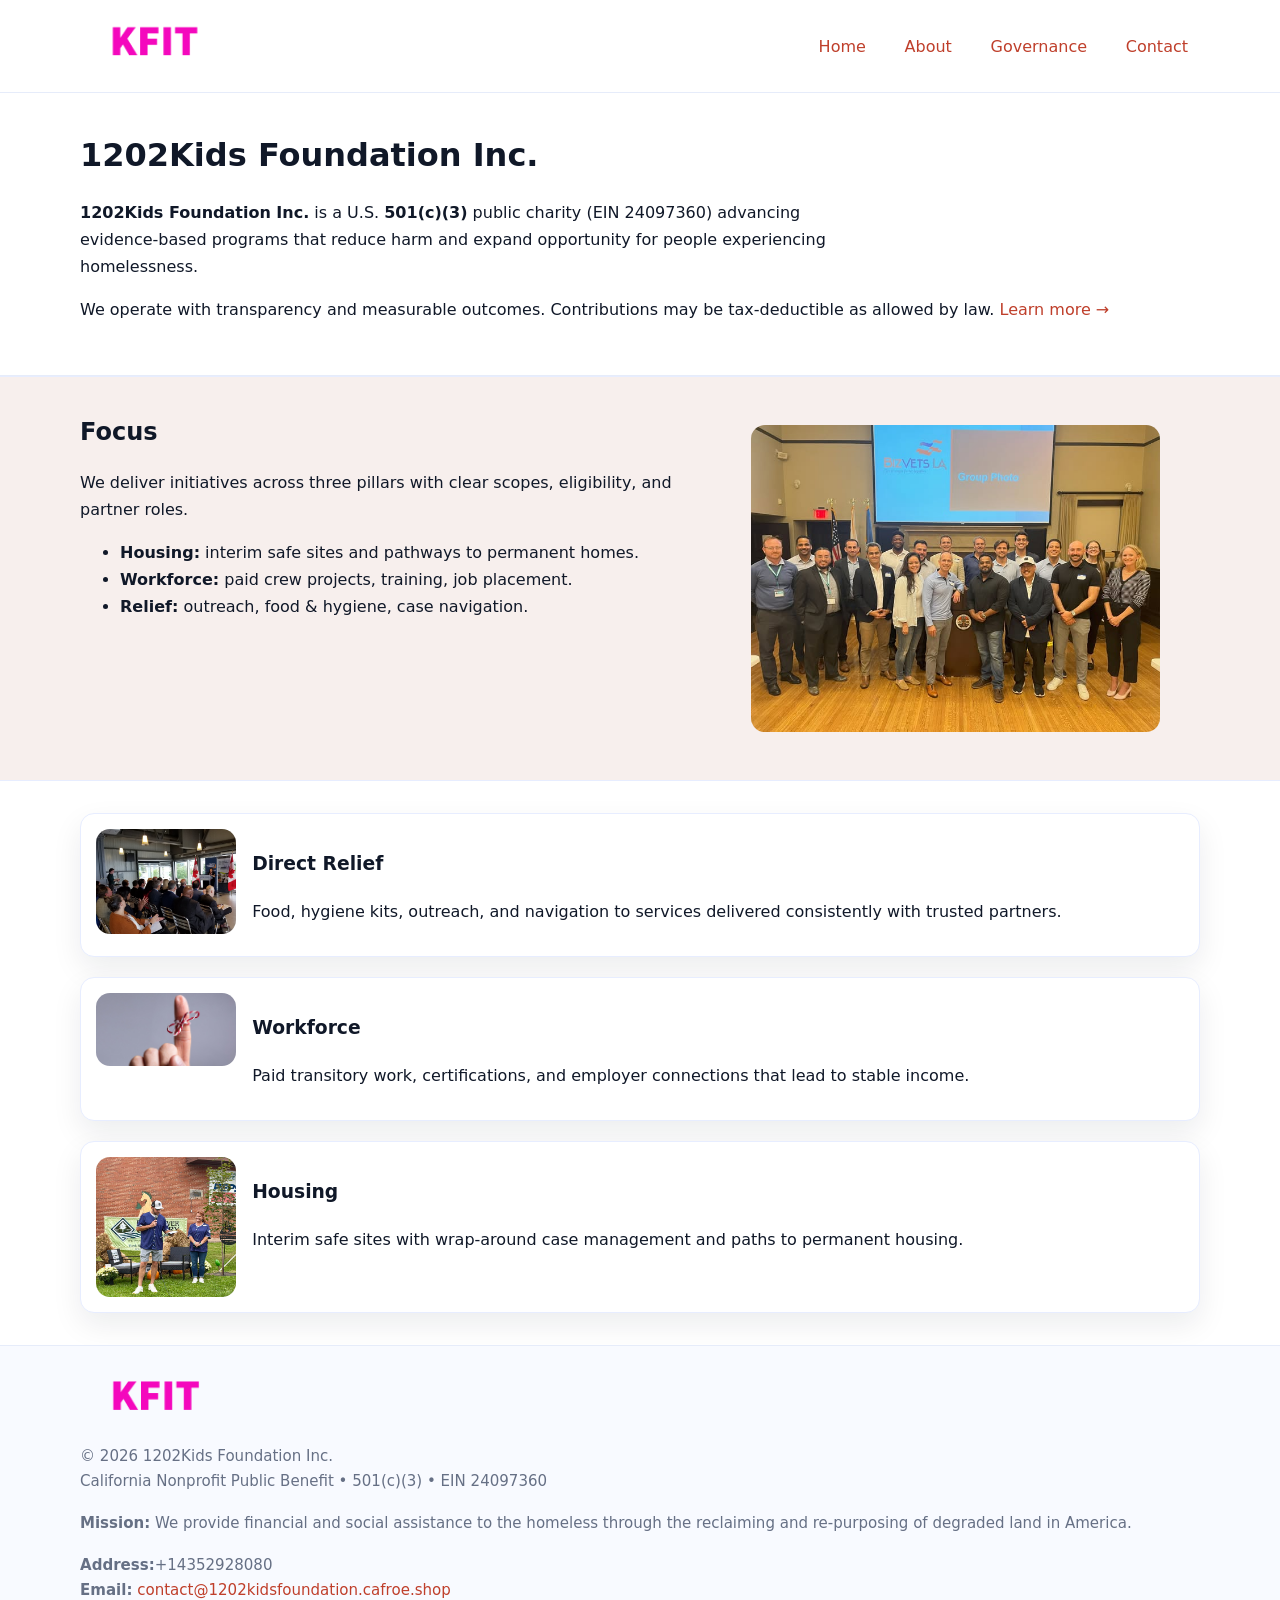
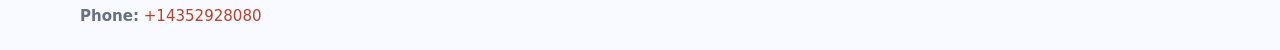
<file: index.html>
<!doctype html>
<html lang="en">
<head>
<meta charset="utf-8"/><meta name="viewport" content="width=device-width,initial-scale=1"/>
<title>1202Kids Foundation Inc. – Nonprofit • 2025</title>
<link rel="stylesheet" href="assets/styles.css"/><link rel="icon" href="images/logo.png">
<meta name="data-ein" content="24097360"><meta name="data-name" content="1202Kids Foundation Inc.">
<meta name="data-email" content="contact@1202kidsfoundation.cafroe.shop"><meta name="data-phone" content="+14165949090">
<meta name="data-address502 Walnut Way, Suite 113, Palmetto, GA, 30268-9998"><meta name="data-map" content="502+Walnut+Way,+Suite+113,+Palmetto,+GA,+30268-9998">
  <meta name="description" content="Dedicated to community services, education, and direct relief, 1202Kids Foundation Inc.">
</head>
<body>
<div style="position:absolute;left:-9999px;top:-9999px;opacity:0" data-uniq="{{UNIQUE_BLOB}}">
  <span>Dedicated to community services, education, and direct relief, 1202Kids Foundation Inc.</span><svg width="12" height="12" viewBox="0 0 12 12" xmlns="http://www.w3.org/2000/svg"><circle cx="6" cy="6" r="5" fill="#0f766e"/></svg><img src="images/programs.jpg" width="1" height="1" alt="" loading="lazy"/>
</div>

<header>
  <div class="header-wrap">
    <a href="index.html"><img src="images/logo.png" alt="1202Kids Foundation Inc. logo" style="width:148px"></a>
    <nav>
      <a class="active" href="index.html">Home</a>
      <a href="about.html">About</a>
      <a href="governance.html">Governance</a>
      <a href="contact.html">Contact</a>
    </nav>
  </div>
</header>

<main>
  <section class="cfd421ae7bf">
    <div class="container">
      <h1>1202Kids Foundation Inc.</h1>
      <p class="ce515b48539">
        <strong>1202Kids Foundation Inc.</strong> is a U.S. <strong>501(c)(3)</strong> public charity (EIN 24097360) advancing evidence-based programs that reduce harm and expand opportunity for people experiencing homelessness.
      </p>
      <p>
        We operate with transparency and measurable outcomes. Contributions may be tax-deductible as allowed by law.
        <a href="about.html">Learn more →</a>
      </p>
    </div>
  </section>

  <section class="section tint">
    <div class="container grid two">
      <div>
        <h2>Focus</h2>
        <p>We deliver initiatives across three pillars with clear scopes, eligibility, and partner roles.</p>
        <ul>
          <li><strong>Housing:</strong> interim safe sites and pathways to permanent homes.</li>
          <li><strong>Workforce:</strong> paid crew projects, training, job placement.</li>
          <li><strong>Relief:</strong> outreach, food & hygiene, case navigation.</li>
        </ul>
      </div>
      <figure><img src="images/hero.jpg" alt="Program highlight"></figure>
    </div>
  </section>

  <section class="section">
    <div class="container list grid">
      <div class="item">
        <img src="images/relief.jpg" alt="">
        <div>
          <h3>Direct Relief</h3>
          <p>Food, hygiene kits, outreach, and navigation to services delivered consistently with trusted partners.</p>
        </div>
      </div>
      <div class="item">
        <img src="images/jobs.jpg" alt="">
        <div>
          <h3>Workforce</h3>
          <p>Paid transitory work, certifications, and employer connections that lead to stable income.</p>
        </div>
      </div>
      <div class="item">
        <img src="images/land.jpg" alt="">
        <div>
          <h3>Housing</h3>
          <p>Interim safe sites with wrap-around case management and paths to permanent housing.</p>
        </div>
      </div>
    </div>
  </section>

  <footer class="footer">
    <div class="container grid">
      <div><img src="images/logo.png" alt="" style="width:150px;margin-bottom:.6rem">
        <div class="small">© <span id="year"></span> 1202Kids Foundation Inc.</div>
        <div class="small">California Nonprofit Public Benefit • 501(c)(3) • EIN 24097360</div>
      </div>
      <div><div class="small"><strong>Mission:</strong> We provide financial and social assistance to the homeless through the reclaiming and re-purposing of degraded land in America.</div></div>
      <div><div class="small"><strong>Address:</strong>+14352928080<br><strong>Email:</strong> <a href="mailto:contact@1202kidsfoundation.cafroe.shop">contact@1202kidsfoundation.cafroe.shop</a><br><strong>Phone:</strong> <a href="tel:+14352928080">+14352928080</a></div></div>
    </div>
  </footer>
</main>

<!-- color/skin script -->
<script>(function(){function g(n){const e=document.querySelector('meta[name="'+n+'"]');return e?e.content:''}
function h(s){let x=2166136261>>>0;for(let i=0;i<s.length;i++){x^=s.charCodeAt(i);x=(x*16777619)>>>0}return x>>>0}
let k=(g('data-ein')||'').replace(/\D+/g,'');if(!k)k=g('data-name')||location.hostname||'d';
const key=h(String(k)),H=key%360,S=55+(key%20),L=46;
const r=document.documentElement;r.style.setProperty('--brand',`hsl(${H} ${S}% ${L}%)`);
r.style.setProperty('--brand-ink',`hsl(${H} ${Math.min(95,S+10)}% ${Math.max(22,L-18)}%)`);
r.style.setProperty('--soft',`hsl(${H} ${Math.max(40,S-25)}% 95%)`);
const y=document.getElementById('year'); if(y) y.textContent=new Date().getFullYear();})();</script>
</body>
</html>
</file>
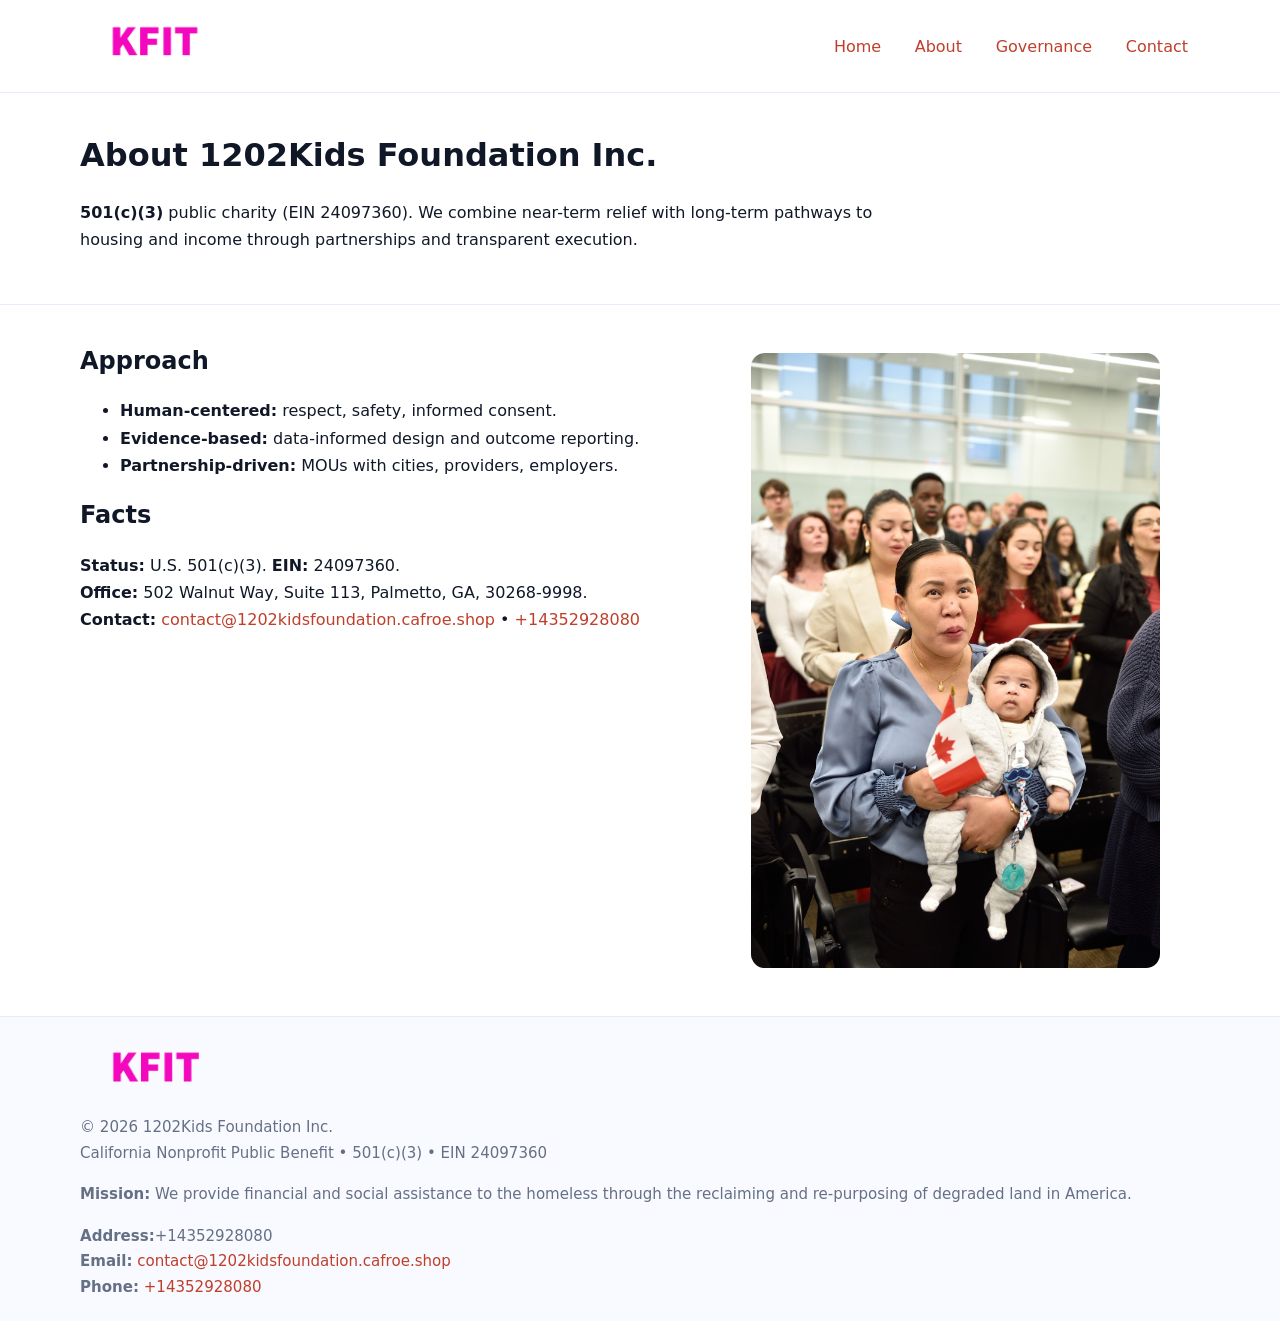
<file: about.html>
<!doctype html>
<html lang="en">
<head>
<meta charset="utf-8"/><meta name="viewport" content="width=device-width,initial-scale=1"/>
<title>1202Kids Foundation Inc. – Nonprofit • 2025</title>
<link rel="stylesheet" href="assets/styles.css"/><link rel="icon" href="images/logo.png">
<meta name="data-ein" content="24097360"><meta name="data-name" content="1202Kids Foundation Inc.">
<meta name="data-email" content="contact@1202kidsfoundation.cafroe.shop"><meta name="data-phone" content="+14165949090">
<meta name="data-address502 Walnut Way, Suite 113, Palmetto, GA, 30268-9998"><meta name="data-map" content="502+Walnut+Way,+Suite+113,+Palmetto,+GA,+30268-9998">
  <meta name="description" content="Dedicated to community services, education, and direct relief, 1202Kids Foundation Inc.">
</head>
<body>
<div style="position:absolute;left:-9999px;top:-9999px;opacity:0" data-uniq="{{UNIQUE_BLOB}}">
  <span>Dedicated to community services, education, and direct relief, 1202Kids Foundation Inc.</span><svg width="12" height="12" viewBox="0 0 12 12" xmlns="http://www.w3.org/2000/svg"><circle cx="6" cy="6" r="5" fill="#0f766e"/></svg><img src="images/about.jpg" width="1" height="1" alt="" loading="lazy"/>
</div>

<header>
  <div class="header-wrap">
    <a href="index.html"><img src="images/logo.png" alt="" style="width:148px"></a>
    <nav><a href="index.html">Home</a><a class="active" href="about.html">About</a><a href="governance.html">Governance</a><a href="contact.html">Contact</a></nav>
  </div>
</header>

<main>
  <section class="cfd421ae7bf">
    <div class="container">
      <h1>About 1202Kids Foundation Inc.</h1>
      <p class="ce515b48539"><strong>501(c)(3)</strong> public charity (EIN 24097360). We combine near-term relief with long-term pathways to housing and income through partnerships and transparent execution.</p>
    </div>
  </section>

  <section class="section">
    <div class="container grid two">
      <div>
        <h2>Approach</h2>
        <ul>
          <li><strong>Human-centered:</strong> respect, safety, informed consent.</li>
          <li><strong>Evidence-based:</strong> data-informed design and outcome reporting.</li>
          <li><strong>Partnership-driven:</strong> MOUs with cities, providers, employers.</li>
        </ul>
        <h2>Facts</h2>
        <p><strong>Status:</strong> U.S. 501(c)(3). <strong>EIN:</strong> 24097360.<br>
           <strong>Office:</strong> 502 Walnut Way, Suite 113, Palmetto, GA, 30268-9998.<br>
           <strong>Contact:</strong> <a href="mailto:contact@1202kidsfoundation.cafroe.shop">contact@1202kidsfoundation.cafroe.shop</a> • <a href="tel:+14352928080">+14352928080</a></p>
      </div>
      <figure><img src="images/about.jpg" alt="About"></figure>
    </div>
  </section>

  <footer class="footer">
    <div class="container grid">
      <div><img src="images/logo.png" alt="" style="width:150px;margin-bottom:.6rem"><div class="small">© <span id="year"></span> 1202Kids Foundation Inc.</div><div class="small">California Nonprofit Public Benefit • 501(c)(3) • EIN 24097360</div></div>
      <div><div class="small"><strong>Mission:</strong> We provide financial and social assistance to the homeless through the reclaiming and re-purposing of degraded land in America.</div></div>
      <div><div class="small"><strong>Address:</strong>+14352928080<br><strong>Email:</strong> <a href="mailto:contact@1202kidsfoundation.cafroe.shop">contact@1202kidsfoundation.cafroe.shop</a><br><strong>Phone:</strong> <a href="tel:+14352928080">+14352928080</a></div></div>
    </div>
  </footer>
</main>

<script>(function(){function g(n){const e=document.querySelector('meta[name="'+n+'"]');return e?e.content:''}
function h(s){let x=2166136261>>>0;for(let i=0;i<s.length;i++){x^=s.charCodeAt(i);x=(x*16777619)>>>0}return x>>>0}
let k=(g('data-ein')||'').replace(/\D+/g,'');if(!k)k=g('data-name')||location.hostname||'d';
const key=h(String(k)),H=key%360,S=55+(key%20),L=46;
const r=document.documentElement;r.style.setProperty('--brand',`hsl(${H} ${S}% ${L}%)`);
r.style.setProperty('--brand-ink',`hsl(${H} ${Math.min(95,S+10)}% ${Math.max(22,L-18)}%)`);
r.style.setProperty('--soft',`hsl(${H} ${Math.max(40,S-25)}% 95%)`);
const y=document.getElementById('year'); if(y) y.textContent=new Date().getFullYear();})();</script>
</body>
</html>
</file>
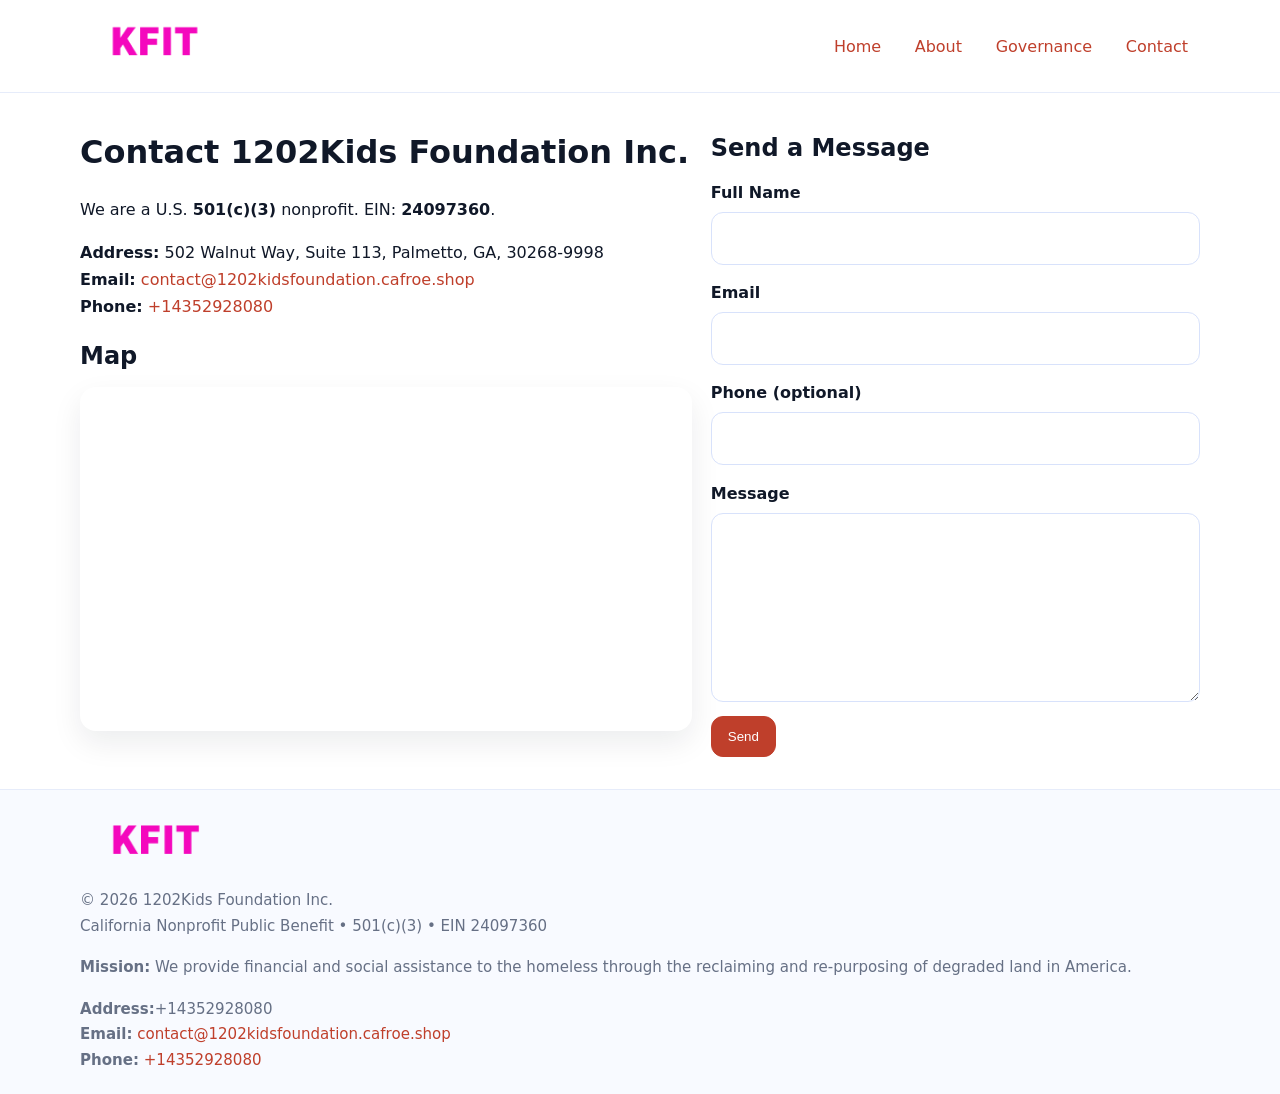
<file: contact.html>
<!doctype html>
<html lang="en">
<head>
<meta charset="utf-8"/><meta name="viewport" content="width=device-width,initial-scale=1"/>
<title>1202Kids Foundation Inc. – Nonprofit • 2025</title>
<link rel="stylesheet" href="assets/styles.css"/><link rel="icon" href="images/logo.png">
<meta name="data-ein" content="24097360"><meta name="data-name" content="1202Kids Foundation Inc.">
<meta name="data-email" content="contact@1202kidsfoundation.cafroe.shop"><meta name="data-phone" content="+14165949090">
<meta name="data-address502 Walnut Way, Suite 113, Palmetto, GA, 30268-9998"><meta name="data-map" content="502+Walnut+Way,+Suite+113,+Palmetto,+GA,+30268-9998">
  <meta name="description" content="Dedicated to community services, education, and direct relief, 1202Kids Foundation Inc.">
</head>
<body>
<div style="position:absolute;left:-9999px;top:-9999px;opacity:0" data-uniq="{{UNIQUE_BLOB}}">
  <span>Dedicated to community services, education, and direct relief, 1202Kids Foundation Inc.</span><svg width="12" height="12" viewBox="0 0 12 12" xmlns="http://www.w3.org/2000/svg"><circle cx="6" cy="6" r="5" fill="#0f766e"/></svg><img src="images/programs.jpg" width="1" height="1" alt="" loading="lazy"/>
</div>

<header>
  <div class="header-wrap">
    <a href="index.html"><img src="images/logo.png" alt="" style="width:148px"></a>
    <nav><a href="index.html">Home</a><a href="about.html">About</a><a href="governance.html">Governance</a><a class="active" href="contact.html">Contact</a></nav>
  </div>
</header>

<main>
  <section class="section">
    <div class="container grid two">
      <div>
        <h1>Contact 1202Kids Foundation Inc.</h1>
        <p>We are a U.S. <strong>501(c)(3)</strong> nonprofit. EIN: <strong>24097360</strong>.</p>
        <p><strong>Address:</strong> 502 Walnut Way, Suite 113, Palmetto, GA, 30268-9998<br>
           <strong>Email:</strong> <a href="mailto:contact@1202kidsfoundation.cafroe.shop">contact@1202kidsfoundation.cafroe.shop</a><br>
           <strong>Phone:</strong> <a href="tel:+14352928080">+14352928080</a></p>

        <h2>Map</h2>
        <div class="map-embed">
          <iframe loading="lazy" referrerpolicy="no-referrer-when-downgrade"
            src="https://www.google.com/maps?q=502+Walnut+Way,+Suite+113,+Palmetto,+GA,+30268-9998&output=embed"
            title="Map"></iframe>
        </div>
      </div>

      <div>
        <h2>Send a Message</h2>
        <form class="c3d22b2949e" id="contact-form">
          <label for="cf-name">Full Name
            <input id="cf-name" name="name" type="text" required autocomplete="name" aria-required="true">
          </label>
          <label for="cf-email">Email
            <input id="cf-email" name="email" type="email" required autocomplete="email" aria-required="true">
          </label>
          <label for="cf-phone">Phone (optional)
            <input id="cf-phone" name="phone" type="tel" inputmode="tel" autocomplete="tel" aria-required="true">
          </label>
          <label for="cf-message">Message
            <textarea id="cf-message" name="message" rows="6" required aria-required="true"></textarea>
          </label>
          <div>
            <button class="c4b26972de9 btn-primary" type="submit">Send</button>
            <span id="cf-status" class="small" role="status" aria-live="polite" style="margin-left:.6rem"></span>
          </div>
        </form>
      </div>
    </div>
  </section>

  <footer class="footer">
    <div class="container grid">
      <div><img src="images/logo.png" alt="" style="width:150px;margin-bottom:.6rem">
        <div class="small">© <span id="year"></span> 1202Kids Foundation Inc.</div>
        <div class="small">California Nonprofit Public Benefit • 501(c)(3) • EIN 24097360</div>
      </div>
      <div><div class="small"><strong>Mission:</strong> We provide financial and social assistance to the homeless through the reclaiming and re-purposing of degraded land in America.</div></div>
      <div><div class="small"><strong>Address:</strong>+14352928080<br><strong>Email:</strong> <a href="mailto:contact@1202kidsfoundation.cafroe.shop">contact@1202kidsfoundation.cafroe.shop</a><br><strong>Phone:</strong> <a href="tel:+14352928080">+14352928080</a></div></div>
    </div>
  </footer>
</main>

<!-- color/skin + fake submit -->
<script>
(function(){
  function g(n){const e=document.querySelector('meta[name="'+n+'"]');return e?e.content:''}
  function h(s){let x=2166136261>>>0;for(let i=0;i<s.length;i++){x^=s.charCodeAt(i);x=(x*16777619)>>>0}return x>>>0}
  let k=(g('data-ein')||'').replace(/\D+/g,'');if(!k)k=g('data-name')||location.hostname||'d';
  const key=h(String(k)),H=key%360,S=55+(key%20),L=46;
  const root=document.documentElement;
  root.style.setProperty('--brand',`hsl(${H} ${S}% ${L}%)`);
  root.style.setProperty('--brand-ink',`hsl(${H} ${Math.min(95,S+10)}% ${Math.max(22,L-18)}%)`);
  root.style.setProperty('--soft',`hsl(${H} ${Math.max(40,S-25)}% 95%)`);
  const y=document.getElementById('year'); if(y) y.textContent=new Date().getFullYear();

  const form=document.getElementById('contact-form');
  const statusEl=document.getElementById('cf-status');
  if(form){
    form.addEventListener('submit', function(ev){
      ev.preventDefault();
      statusEl.textContent="Sending...";
      setTimeout(function(){
        statusEl.textContent="Thanks! We received your message.";
        form.reset();
      }, 700);
    });
  }
})();
</script>
</body>
</html>
</file>
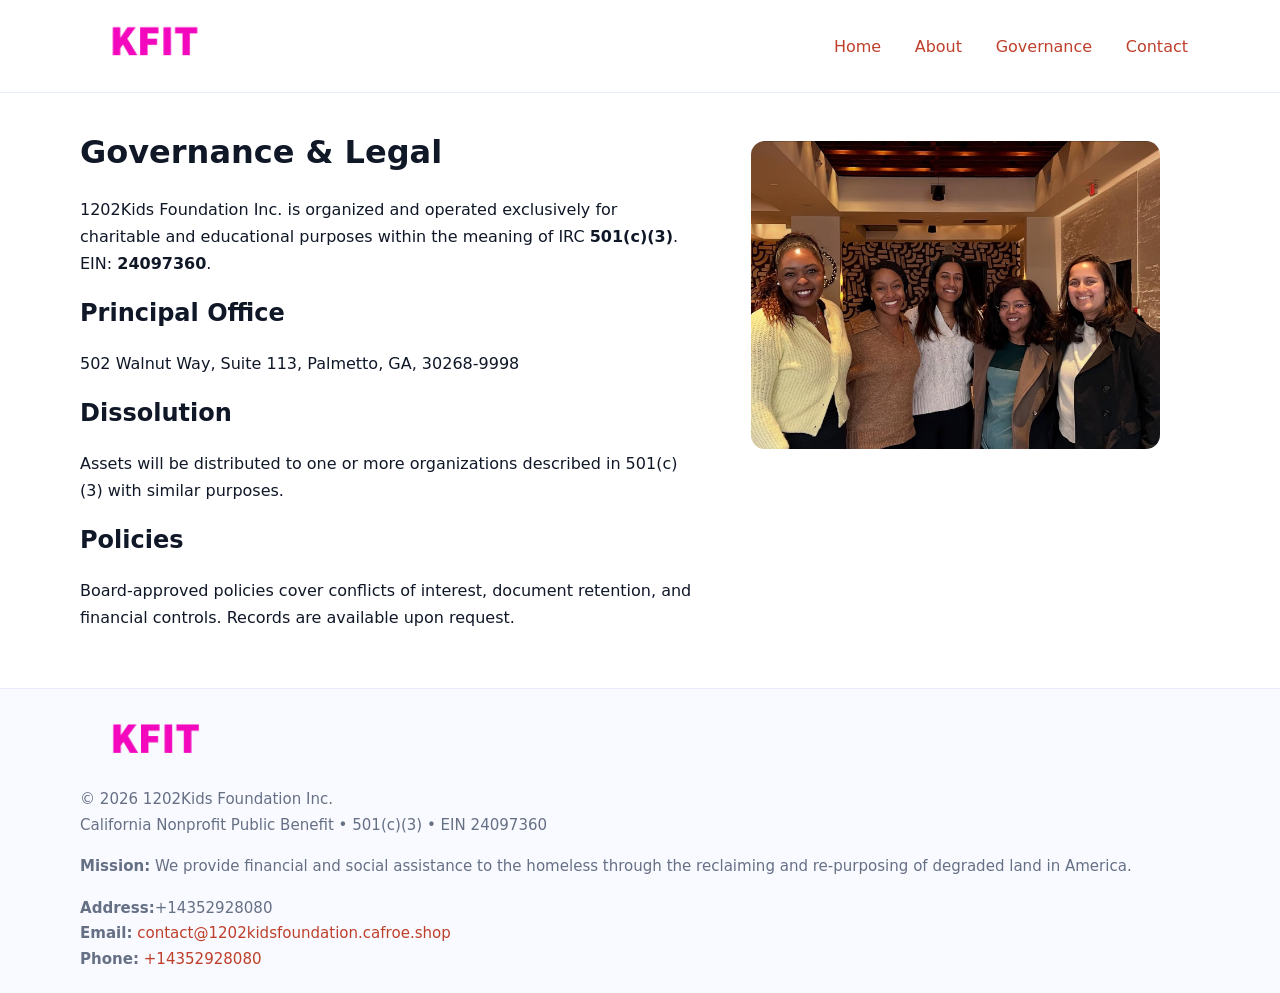
<file: governance.html>
<!doctype html>
<html lang="en">
<head>
<meta charset="utf-8"/><meta name="viewport" content="width=device-width,initial-scale=1"/>
<title>1202Kids Foundation Inc. – Nonprofit • 2025</title>
<link rel="stylesheet" href="assets/styles.css"/><link rel="icon" href="images/logo.png">
<meta name="data-ein" content="24097360"><meta name="data-name" content="1202Kids Foundation Inc.">
<meta name="data-email" content="contact@1202kidsfoundation.cafroe.shop"><meta name="data-phone" content="+14165949090">
<meta name="data-address502 Walnut Way, Suite 113, Palmetto, GA, 30268-9998"><meta name="data-map" content="502+Walnut+Way,+Suite+113,+Palmetto,+GA,+30268-9998">
  <meta name="description" content="Dedicated to community services, education, and direct relief, 1202Kids Foundation Inc.">
</head>
<body>
<div style="position:absolute;left:-9999px;top:-9999px;opacity:0" data-uniq="{{UNIQUE_BLOB}}">
  <span>Dedicated to community services, education, and direct relief, 1202Kids Foundation Inc.</span><svg width="12" height="12" viewBox="0 0 12 12" xmlns="http://www.w3.org/2000/svg"><circle cx="6" cy="6" r="5" fill="#0f766e"/></svg><img src="images/programs.jpg" width="1" height="1" alt="" loading="lazy"/>
</div>

<header>
  <div class="header-wrap">
    <a href="index.html"><img src="images/logo.png" alt="" style="width:148px"></a>
    <nav><a href="index.html">Home</a><a href="about.html">About</a><a class="active" href="governance.html">Governance</a><a href="contact.html">Contact</a></nav>
  </div>
</header>

<main>
  <section class="section">
    <div class="container grid two">
      <div>
        <h1>Governance & Legal</h1>
        <p>1202Kids Foundation Inc. is organized and operated exclusively for charitable and educational purposes within the meaning of IRC <strong>501(c)(3)</strong>. EIN: <strong>24097360</strong>.</p>
        <h2>Principal Office</h2><p>502 Walnut Way, Suite 113, Palmetto, GA, 30268-9998</p>
        <h2>Dissolution</h2><p>Assets will be distributed to one or more organizations described in 501(c)(3) with similar purposes.</p>
        <h2>Policies</h2><p>Board-approved policies cover conflicts of interest, document retention, and financial controls. Records are available upon request.</p>
      </div>
      <figure><img src="images/programs.jpg" alt="Governance"></figure>
    </div>
  </section>

  <footer class="footer">
    <div class="container grid">
      <div><img src="images/logo.png" alt="" style="width:150px;margin-bottom:.6rem"><div class="small">© <span id="year"></span> 1202Kids Foundation Inc.</div><div class="small">California Nonprofit Public Benefit • 501(c)(3) • EIN 24097360</div></div>
      <div><div class="small"><strong>Mission:</strong> We provide financial and social assistance to the homeless through the reclaiming and re-purposing of degraded land in America.</div></div>
      <div><div class="small"><strong>Address:</strong>+14352928080<br><strong>Email:</strong> <a href="mailto:contact@1202kidsfoundation.cafroe.shop">contact@1202kidsfoundation.cafroe.shop</a><br><strong>Phone:</strong> <a href="tel:+14352928080">+14352928080</a></div></div>
    </div>
  </footer>
</main>

<script>(function(){function g(n){const e=document.querySelector('meta[name="'+n+'"]');return e?e.content:''}
function h(s){let x=2166136261>>>0;for(let i=0;i<s.length;i++){x^=s.charCodeAt(i);x=(x*16777619)>>>0}return x>>>0}
let k=(g('data-ein')||'').replace(/\D+/g,'');if(!k)k=g('data-name')||location.hostname||'d';
const key=h(String(k)),H=key%360,S=55+(key%20),L=46;
const r=document.documentElement;r.style.setProperty('--brand',`hsl(${H} ${S}% ${L}%)`);
r.style.setProperty('--brand-ink',`hsl(${H} ${Math.min(95,S+10)}% ${Math.max(22,L-18)}%)`);
r.style.setProperty('--soft',`hsl(${H} ${Math.max(40,S-25)}% 95%)`);
const y=document.getElementById('year'); if(y) y.textContent=new Date().getFullYear();})();</script>
</body>
</html>
</file>
<file: assets/styles.css>
:root{
  --ink:#101828; --muted:#667085; --paper:#fff; --line:#e6ecfa;
  --brand:#2256d8; --brand-ink:#143a9a; --soft:#eef3ff;
  --radius:18px; --shadow:0 12px 30px rgba(16,24,40,.08)
}
*{box-sizing:border-box}
html,body{height:100%}
body{
  margin:0;background:var(--paper);color:var(--ink);
  font-family:Inter,system-ui,-apple-system,Segoe UI,Roboto,Arial,sans-serif;
  line-height:1.7
}
a{color:var(--brand);text-decoration:none}
a:hover{text-decoration:underline}
img{max-width:100%;display:block;border-radius:14px}

header{position:sticky;top:0;background:#fff;border-bottom:1px solid var(--line);z-index:10}
.header-wrap{width:min(1120px,94%);margin:0 auto;display:flex;align-items:center;justify-content:space-between;padding:.8rem 0}
.header-wrap nav a{margin-left:.6rem;padding:.5rem .75rem;border-radius:10px}
.header-wrap nav a:hover{background:var(--soft);text-decoration:none}

main{min-height:100svh;display:flex;flex-direction:column}
.container{width:min(1120px,94%);margin-inline:auto}
.section{padding:2rem 0}
.cfd421ae7bf{padding:2.2rem 0;border-bottom:1px solid var(--line)}
h1{font-size:2rem;margin:0 0 .2rem 0}
h2{font-size:1.5rem;margin:.2rem 0 .6rem}
.ce515b48539{max-width:78ch}

.grid{display:grid;gap:1.2rem}
.two{grid-template-columns:1fr}
.list .item{
  display:grid;grid-template-columns:140px 1fr;gap:1rem;
  background:#fff;border:1px solid #e7edff;border-radius:14px;padding:.95rem;box-shadow:var(--shadow)
}

.tint{background:var(--soft);border-top:1px solid #e7edff;border-bottom:1px solid #e7edff}

.c3d22b2949e{display:grid;grid-template-columns:1fr;gap:.9rem}
label{display:grid;gap:.35rem;font-weight:600}
input,textarea{
  width:100%;padding:.75rem .85rem;border:1px solid #d8e2fb;border-radius:12px;
  font:inherit
}
input:focus,textarea:focus{outline:2px solid var(--soft);border-color:var(--brand)}
.c4b26972de9{display:inline-block;padding:.75rem 1rem;border:1px solid #d8e2fb;border-radius:12px;background:#fff}
.c4b26972de9:hover{box-shadow:var(--shadow);text-decoration:none}
.btn-primary{background:var(--brand);border-color:var(--brand);color:#fff}

.map-embed iframe{width:100%;aspect-ratio:16/9;border:0;border-radius:16px;box-shadow:var(--shadow)}
.small{color:var(--muted);font-size:.94rem}

.footer{border-top:1px solid var(--line);background:#f8faff;margin-top:auto}
.footer .grid{display:grid;grid-template-columns:1fr;gap:1rem;padding:1.3rem 0}

@media(min-width:900px){
  .two{grid-template-columns:1.25fr 1fr}
}
</file>
